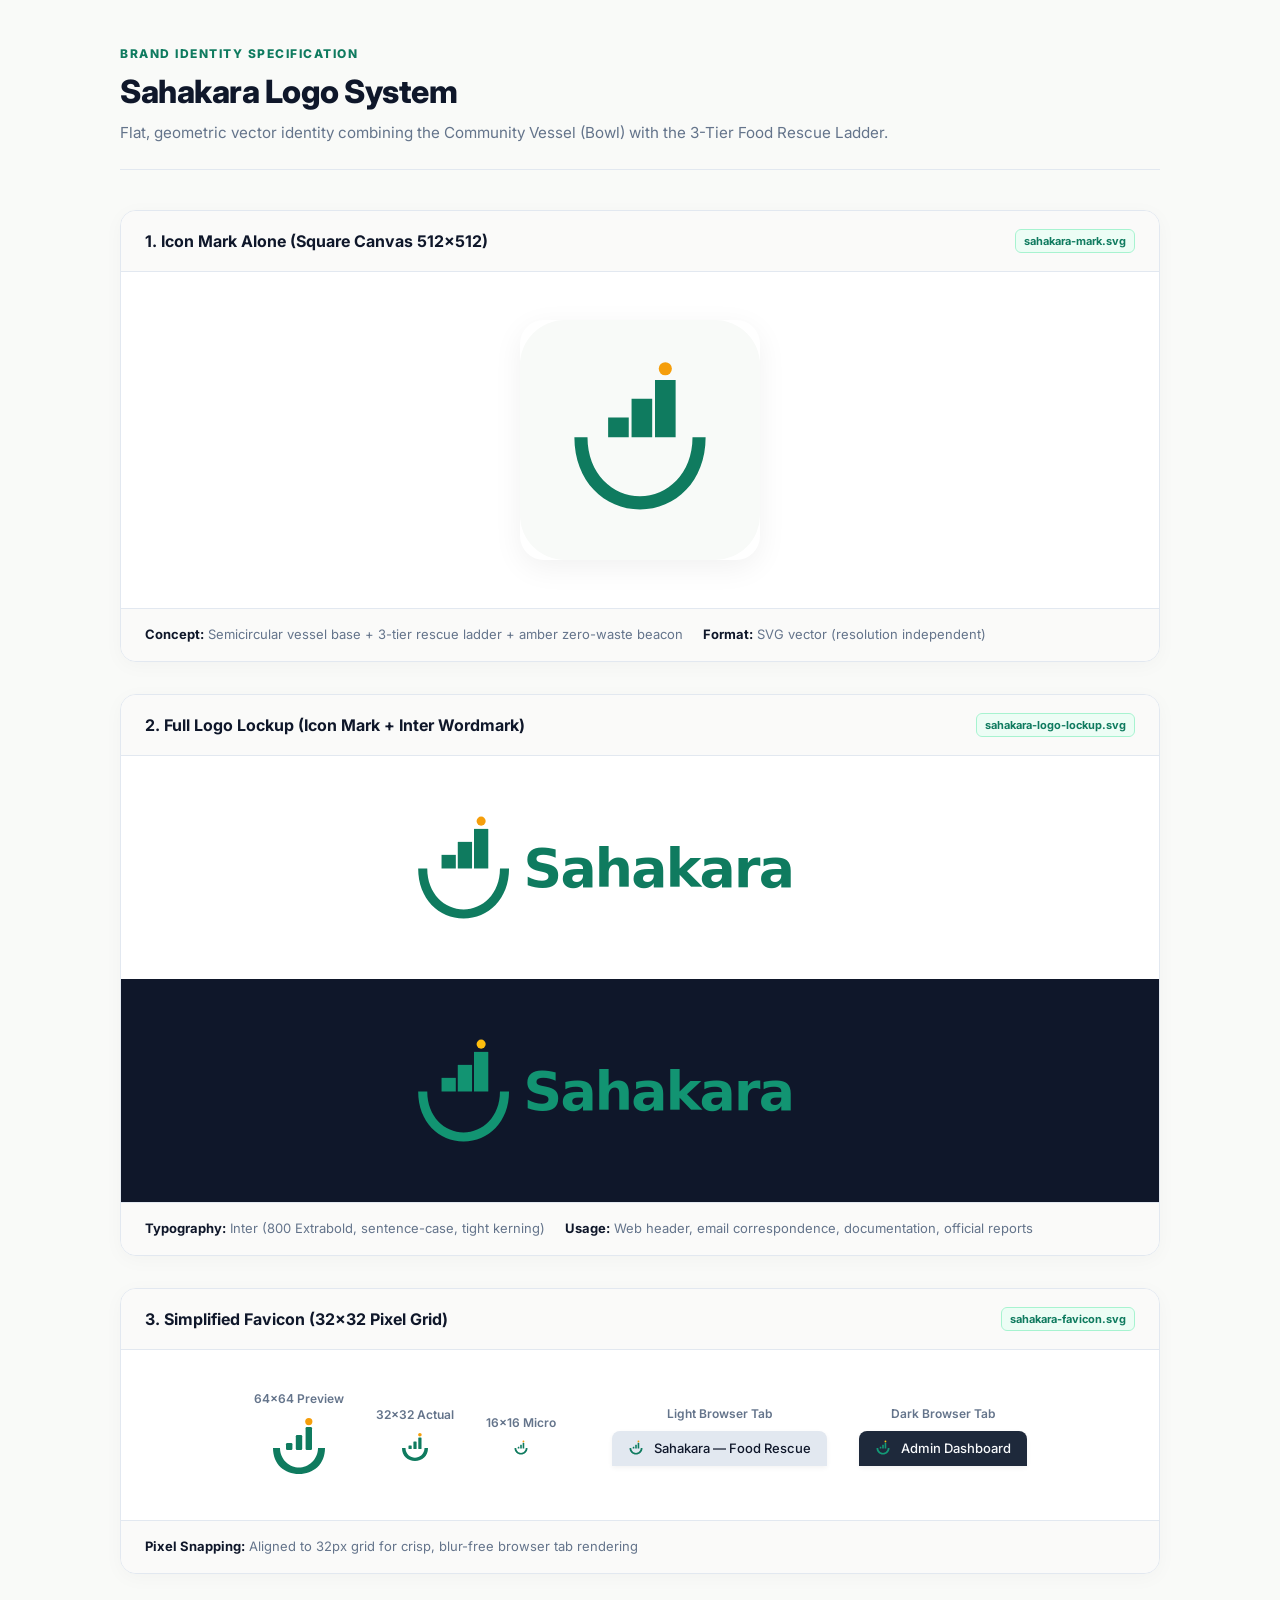
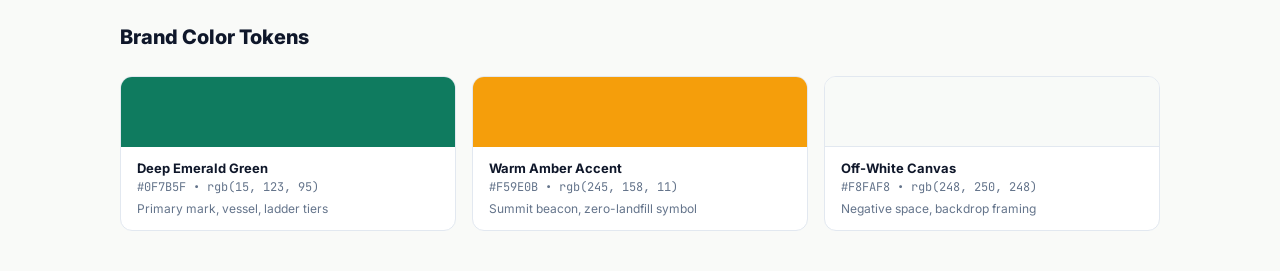
<file: frontend/assets/logo/preview.html>
<!DOCTYPE html>
<html lang="en">
<head>
  <meta charset="UTF-8">
  <meta name="viewport" content="width=device-width, initial-scale=1.0">
  <title>Sahakara — Brand Identity &amp; Logo System</title>
  <link rel="preconnect" href="https://fonts.googleapis.com">
  <link rel="preconnect" href="https://fonts.gstatic.com" crossorigin>
  <link href="https://fonts.googleapis.com/css2?family=Inter:wght@400;500;600;700;800&family=JetBrains+Mono:wght@500;600&display=swap" rel="stylesheet">
  <link rel="icon" type="image/svg+xml" href="sahakara-favicon.svg">
  <style>
    :root {
      --brand-green: #0F7B5F;
      --brand-green-dark: #0A5340;
      --brand-amber: #F59E0B;
      --bg-canvas: #F9FAF8;
      --text-main: #0F172A;
      --text-muted: #64748B;
      --border-color: #E2E8F0;
    }
    * { box-sizing: border-box; margin: 0; padding: 0; }
    body {
      font-family: 'Inter', system-ui, sans-serif;
      background: var(--bg-canvas);
      color: var(--text-main);
      padding: 40px 24px;
      line-height: 1.5;
    }
    .wrap { max-width: 1040px; margin: 0 auto; }
    header { margin-bottom: 40px; border-bottom: 1px solid var(--border-color); padding-bottom: 24px; }
    .kicker { font-size: 0.75rem; font-weight: 800; letter-spacing: 1.5px; color: var(--brand-green); text-transform: uppercase; }
    h1 { font-size: 2rem; font-weight: 800; letter-spacing: -0.5px; margin-top: 4px; }
    .subtitle { color: var(--text-muted); font-size: 0.95rem; margin-top: 6px; }

    .deliverables-grid {
      display: grid;
      grid-template-columns: 1fr;
      gap: 32px;
      margin-bottom: 48px;
    }

    .deliverable-card {
      background: #FFFFFF;
      border: 1px solid var(--border-color);
      border-radius: 16px;
      overflow: hidden;
      box-shadow: 0 4px 20px rgba(0,0,0,0.03);
    }
    .card-header {
      padding: 18px 24px;
      border-bottom: 1px solid var(--border-color);
      display: flex;
      justify-content: space-between;
      align-items: center;
      background: #FAFAF9;
    }
    .card-title { font-weight: 700; font-size: 1rem; }
    .card-tag { font-size: 0.6875rem; font-weight: 700; background: #ECFDF5; color: var(--brand-green); padding: 3px 8px; border-radius: 6px; border: 1px solid #A7F3D0; }
    
    .preview-canvas {
      padding: 48px 24px;
      display: flex;
      align-items: center;
      justify-content: center;
      background: #FFFFFF;
    }
    .preview-canvas.dark {
      background: #0F172A;
    }

    .card-specs {
      padding: 16px 24px;
      background: #FAFAF9;
      border-top: 1px solid var(--border-color);
      font-size: 0.8125rem;
      color: var(--text-muted);
      display: flex;
      gap: 20px;
      flex-wrap: wrap;
    }
    .card-specs strong { color: var(--text-main); }

    /* Favicon Tester Row */
    .favicon-row {
      display: flex;
      align-items: center;
      gap: 32px;
      flex-wrap: wrap;
    }
    .fav-item {
      display: flex;
      flex-direction: column;
      align-items: center;
      gap: 8px;
    }
    .browser-tab-mock {
      background: #E2E8F0;
      border-radius: 8px 8px 0 0;
      padding: 8px 16px;
      display: inline-flex;
      align-items: center;
      gap: 10px;
      font-size: 0.8125rem;
      font-weight: 500;
      box-shadow: 0 2px 5px rgba(0,0,0,0.05);
    }
    .browser-tab-mock.dark {
      background: #1E293B;
      color: #F8FAFC;
    }

    /* Colors Section */
    .color-swatches {
      display: grid;
      grid-template-columns: repeat(auto-fit, minmax(200px, 1fr));
      gap: 16px;
      margin-top: 24px;
    }
    .swatch {
      background: #FFFFFF;
      border: 1px solid var(--border-color);
      border-radius: 12px;
      overflow: hidden;
    }
    .swatch-color { height: 70px; }
    .swatch-info { padding: 12px 16px; font-size: 0.8125rem; }
    .swatch-name { font-weight: 700; color: var(--text-main); }
    .swatch-hex { font-family: 'JetBrains Mono', monospace; font-size: 0.75rem; color: var(--text-muted); }
  </style>
</head>
<body>
  <div class="wrap">
    <header>
      <span class="kicker">BRAND IDENTITY SPECIFICATION</span>
      <h1>Sahakara Logo System</h1>
      <p class="subtitle">Flat, geometric vector identity combining the Community Vessel (Bowl) with the 3-Tier Food Rescue Ladder.</p>
    </header>

    <div class="deliverables-grid">
      
      <!-- Deliverable 1: Icon Mark Alone -->
      <div class="deliverable-card">
        <div class="card-header">
          <span class="card-title">1. Icon Mark Alone (Square Canvas 512&times;512)</span>
          <span class="card-tag">sahakara-mark.svg</span>
        </div>
        <div class="preview-canvas">
          <img src="sahakara-mark.svg" alt="Sahakara Icon Mark" width="240" height="240" style="border-radius:24px;box-shadow:0 8px 30px rgba(0,0,0,0.06);">
        </div>
        <div class="card-specs">
          <span><strong>Concept:</strong> Semicircular vessel base + 3-tier rescue ladder + amber zero-waste beacon</span>
          <span><strong>Format:</strong> SVG vector (resolution independent)</span>
        </div>
      </div>

      <!-- Deliverable 2: Horizontal Lockup -->
      <div class="deliverable-card">
        <div class="card-header">
          <span class="card-title">2. Full Logo Lockup (Icon Mark + Inter Wordmark)</span>
          <span class="card-tag">sahakara-logo-lockup.svg</span>
        </div>
        <div class="preview-canvas">
          <img src="sahakara-logo-lockup.svg" alt="Sahakara Logo Lockup" width="480" height="127">
        </div>
        <div class="preview-canvas dark">
          <img src="sahakara-logo-lockup.svg" alt="Sahakara Logo Lockup on Dark" width="480" height="127" style="filter: brightness(1.2);">
        </div>
        <div class="card-specs">
          <span><strong>Typography:</strong> Inter (800 Extrabold, sentence-case, tight kerning)</span>
          <span><strong>Usage:</strong> Web header, email correspondence, documentation, official reports</span>
        </div>
      </div>

      <!-- Deliverable 3: 32x32 Favicon -->
      <div class="deliverable-card">
        <div class="card-header">
          <span class="card-title">3. Simplified Favicon (32&times;32 Pixel Grid)</span>
          <span class="card-tag">sahakara-favicon.svg</span>
        </div>
        <div class="preview-canvas" style="padding:40px 24px;">
          <div class="favicon-row">
            <div class="fav-item">
              <span style="font-size:0.75rem;font-weight:600;color:var(--text-muted);">64&times;64 Preview</span>
              <img src="sahakara-favicon.svg" width="64" height="64" alt="Favicon 64px">
            </div>
            <div class="fav-item">
              <span style="font-size:0.75rem;font-weight:600;color:var(--text-muted);">32&times;32 Actual</span>
              <img src="sahakara-favicon.svg" width="32" height="32" alt="Favicon 32px">
            </div>
            <div class="fav-item">
              <span style="font-size:0.75rem;font-weight:600;color:var(--text-muted);">16&times;16 Micro</span>
              <img src="sahakara-favicon.svg" width="16" height="16" alt="Favicon 16px">
            </div>
            <div class="fav-item" style="margin-left:24px;">
              <span style="font-size:0.75rem;font-weight:600;color:var(--text-muted);">Light Browser Tab</span>
              <div class="browser-tab-mock">
                <img src="sahakara-favicon.svg" width="16" height="16" alt="tab icon">
                <span>Sahakara — Food Rescue</span>
              </div>
            </div>
            <div class="fav-item">
              <span style="font-size:0.75rem;font-weight:600;color:var(--text-muted);">Dark Browser Tab</span>
              <div class="browser-tab-mock dark">
                <img src="sahakara-favicon.svg" width="16" height="16" alt="tab icon" style="filter: brightness(1.25);">
                <span>Admin Dashboard</span>
              </div>
            </div>
          </div>
        </div>
        <div class="card-specs">
          <span><strong>Pixel Snapping:</strong> Aligned to 32px grid for crisp, blur-free browser tab rendering</span>
        </div>
      </div>

    </div>

    <!-- Color Palette -->
    <div style="margin-top:40px;">
      <h2 style="font-size:1.25rem;font-weight:800;">Brand Color Tokens</h2>
      <div class="color-swatches">
        <div class="swatch">
          <div class="swatch-color" style="background:#0F7B5F;"></div>
          <div class="swatch-info">
            <div class="swatch-name">Deep Emerald Green</div>
            <div class="swatch-hex">#0F7B5F &bull; rgb(15, 123, 95)</div>
            <div style="font-size:0.75rem;color:var(--text-muted);margin-top:4px;">Primary mark, vessel, ladder tiers</div>
          </div>
        </div>
        <div class="swatch">
          <div class="swatch-color" style="background:#F59E0B;"></div>
          <div class="swatch-info">
            <div class="swatch-name">Warm Amber Accent</div>
            <div class="swatch-hex">#F59E0B &bull; rgb(245, 158, 11)</div>
            <div style="font-size:0.75rem;color:var(--text-muted);margin-top:4px;">Summit beacon, zero-landfill symbol</div>
          </div>
        </div>
        <div class="swatch">
          <div class="swatch-color" style="background:#F8FAF8;border-bottom:1px solid #E2E8F0;"></div>
          <div class="swatch-info">
            <div class="swatch-name">Off-White Canvas</div>
            <div class="swatch-hex">#F8FAF8 &bull; rgb(248, 250, 248)</div>
            <div style="font-size:0.75rem;color:var(--text-muted);margin-top:4px;">Negative space, backdrop framing</div>
          </div>
        </div>
      </div>
    </div>

  </div>
</body>
</html>
</file>
